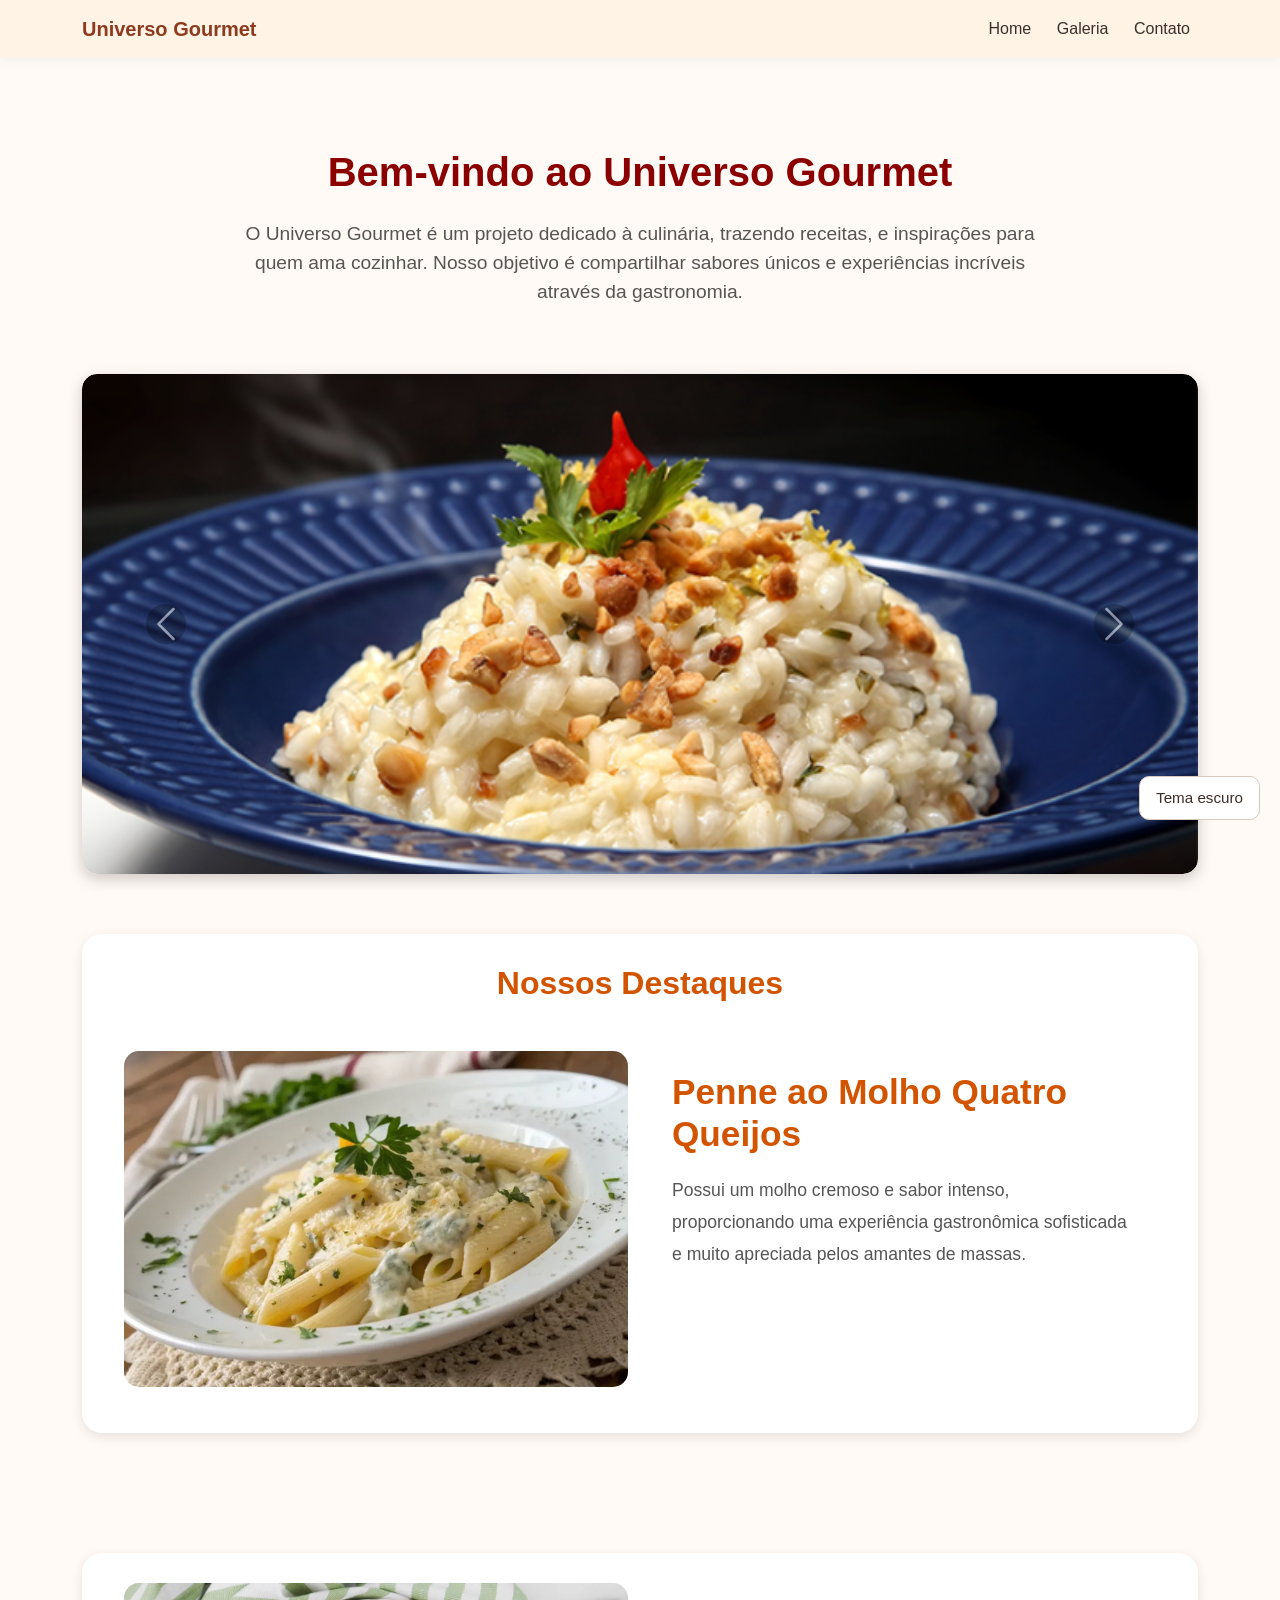
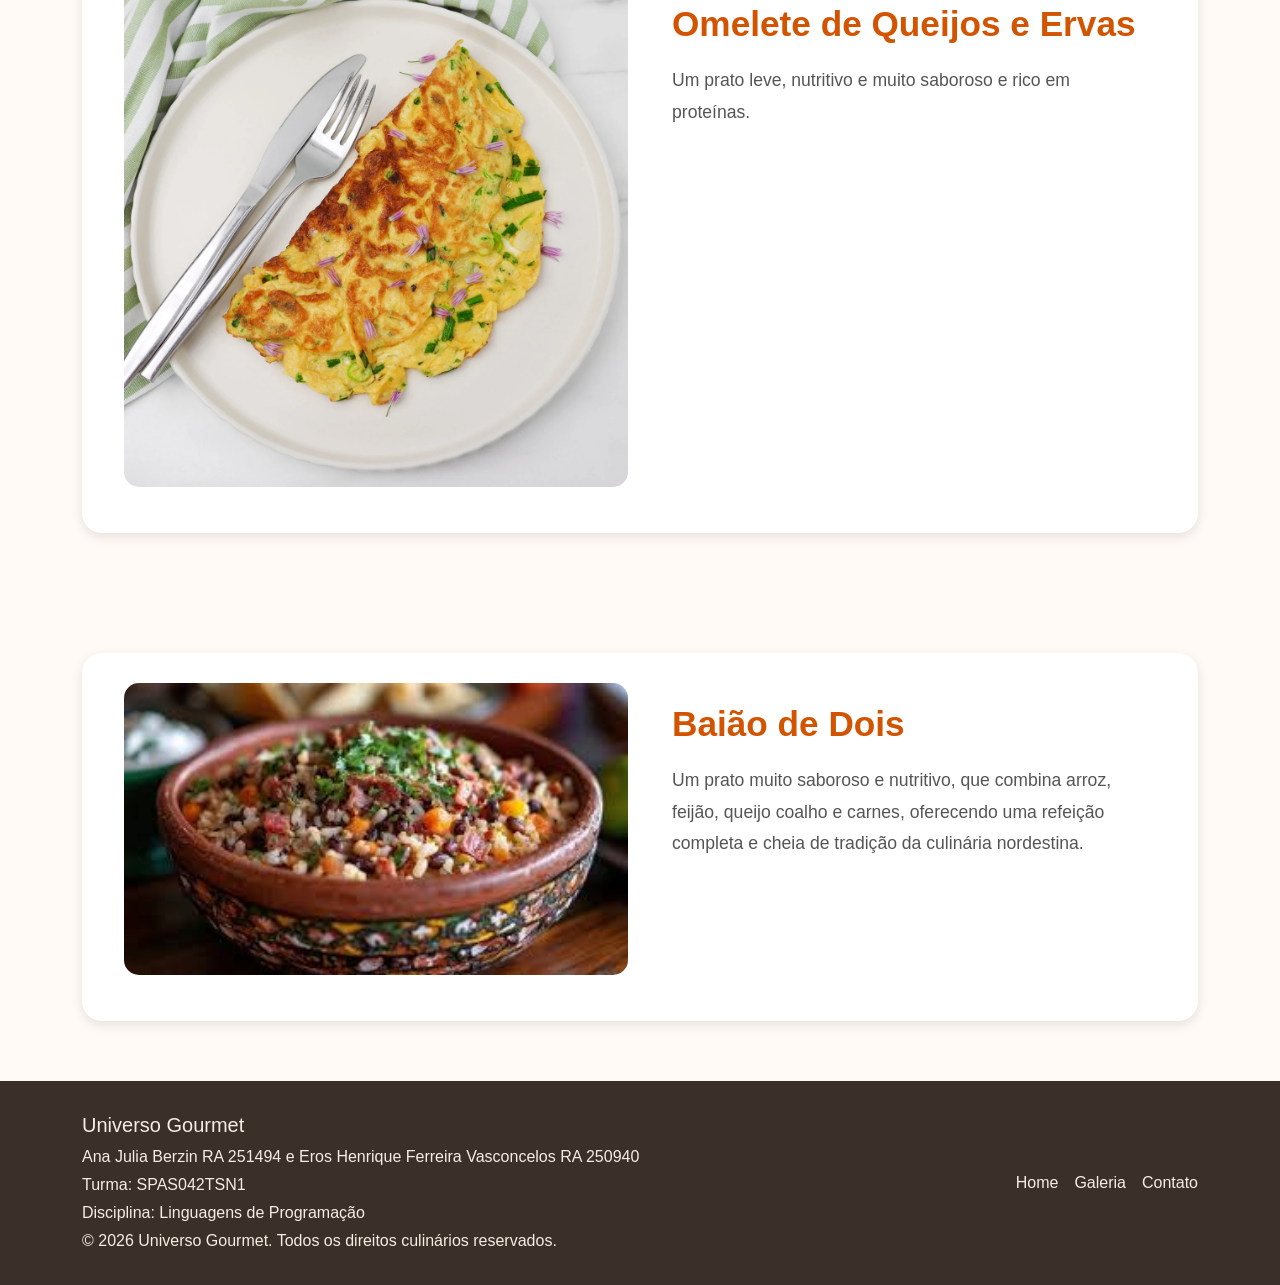
<file: index.html>
<!DOCTYPE html>
<!--
AF - Avaliacao Final - Linguagens de Programacao
Tema do Projeto: Universo Gourmet
Aluno 1: Ana Julia Berzin - RA: 251494
Aluno 2: Eros Henrique Ferreira Vasconcelos - RA: 250940
Professor: Abimael de Oliveira
Data de entrega: 07/06
-->
<html lang="pt-BR">
<head>
    <meta charset="UTF-8">
    <meta name="viewport" content="width=device-width, initial-scale=1.0">
    <title>Universo Gourmet | Home</title>
    <link href="https://cdn.jsdelivr.net/npm/bootstrap@5.3.3/dist/css/bootstrap.min.css" rel="stylesheet">
    <link rel="stylesheet" href="css/style.css">
</head>
<body>
    <header>
        <nav class="navbar navbar-expand-lg navbar-light fixed-top barra-navegacao">
            <div class="container">
                <a class="navbar-brand" href="index.html">Universo Gourmet</a>
                <button class="navbar-toggler" type="button" data-bs-toggle="collapse" data-bs-target="#menuPrincipal" aria-controls="menuPrincipal" aria-expanded="false" aria-label="Abrir menu de navegação">
                    <span class="navbar-toggler-icon"></span>
                </button>
                <div class="collapse navbar-collapse" id="menuPrincipal">
                    <ul class="navbar-nav ms-auto mb-2 mb-lg-0 lista-navegacao">
                        <li class="nav-item">
                            <a class="nav-link active" aria-current="page" href="index.html">Home</a>
                        </li>
                        <li class="nav-item">
                            <a class="nav-link" href="galeria.html">Galeria</a>
                        </li>
                        <li class="nav-item">
                            <a class="nav-link" href="contato.html">Contato</a>
                        </li>
                    </ul>
                </div>
            </div>
        </nav>
    </header>

    <main class="conteudo-principal container">

        <!-- APRESENTAÇÃO -->
        <section class="apresentacao py-5" id="apresentacao">
            <div class="container text-center">

                <h2 class="mb-4">Bem-vindo ao Universo Gourmet</h2>

                <article>
                    <p class="lead">
                        O Universo Gourmet é um projeto dedicado à culinária, trazendo receitas,
                        e inspirações para quem ama cozinhar.
                        Nosso objetivo é compartilhar sabores únicos e experiências incríveis
                        através da gastronomia.
                    </p>
                </article>

            </div>
        </section>
         
        <section aria-label="Destaques em banner"></section>
        <div id="carouselExampleInterval" class="carousel slide" data-bs-ride="carousel" data-bs-pause="none">
            <div class="carousel-inner">
                <div class="carousel-item active" data-bs-interval="1000">
                    <img src="./img/carbonara1.png" class="d-block w-100" alt="Banner 1">
                </div>
                <div class="carousel-item" data-bs-interval="1000">
                    <img src="./img/risoto1.png" class="d-block w-100" alt="Banner 2">
                </div>
                <div class="carousel-item" data-bs-interval="1000">
                    <img src="./img/strogo1.png" class="d-block w-100" alt="Banner 3">
                </div>
                <div class="carousel-item" data-bs-interval="1000">
                    <img src="./img/feijoada1.png" class="d-block w-100" alt="Banner 4">
                </div>
                <div class="carousel-item" data-bs-interval="1000">
                    <img src="./img/salada.png" class="d-block w-100" alt="Banner 5">
                </div>
            </div>
            <button class="carousel-control-prev" data-bs-target="#carouselExampleInterval" type="button"
                data-bs-slide="prev" aria-label="Voltar banner">
                <span class="carousel-control-prev-icon" aria-hidden="true"></span>
                <span class="visually-hidden">Anterior</span>
            </button>
            <button class="carousel-control-next" data-bs-target="#carouselExampleInterval" type="button"
                data-bs-slide="next" aria-label="Avançar banner"> 
                <span class="carousel-control-next-icon" aria-hidden="true"></span>
                <span class="visually-hidden">Próximo</span>
            </button>
        </div>
        </section>

        <section class="section-banner-home" aria-label="Chamada principal">
            <div class="container-fluid">
                <h2 class="text-center mb-5">Nossos Destaques</h2>
                <div class="row m-0">
                    <div class="col-12 col-md-6">
                        <figure>
                            <img src="./img/penne.png" alt="Banner: Penne ao Molho Quatro Queijos" loading="lazy">
                        </figure>

                    </div>
                    <div class="col-12 col-md-6">
                        <section class="texto-banner d-none d-md-block" aria-label="Mensagem principal">
                            <h1>Penne ao Molho Quatro Queijos</h1>
                            <p class="d-none d-md-block">
                                Possui um molho cremoso e sabor intenso, proporcionando uma experiência gastronômica sofisticada e muito apreciada pelos amantes de massas. 
                            </p>
                        </section>
                    </div>
                </div>
            </div>
        </section>
        <section class="section-banner-home" aria-label="Chamada principal">
            <div class="container-fluid">
                <div class="row m-0">
                    <div class="col-12 col-md-6">
                        <figure>
                            <img src="./img/omelete.png" alt="Banner: Omelete de Queijos e Ervas" loading="lazy">
                        </figure>

                    </div>
                    <div class="col-12 col-md-6">
                        <section class="texto-banner d-none d-md-block" aria-label="Mensagem principal">
                            <h1>Omelete de Queijos e Ervas</h1>
                            <p class="d-none d-md-block">
                                Um prato leve, nutritivo e muito saboroso  e rico em proteínas.
                            </p>
                        </section>
                    </div>
                </div>
            </div>
        </section>
        
        <section class="section-banner-home" aria-label="Chamada principal">
            <div class="container-fluid">
                <div class="row m-0">
                    <div class="col-12 col-md-6">
                        <figure>
                            <img src="./img/baiao.png" alt="Banner: baião de dois" loading="lazy">
                        </figure>

                    </div>
                    <div class="col-12 col-md-6">
                        <section class="texto-banner d-none d-md-block" aria-label="Mensagem principal">
                            <h1>Baião de Dois</h1>
                            <p class="d-none d-md-block">
                                Um prato muito saboroso e nutritivo, que combina arroz, feijão, queijo coalho e carnes, oferecendo uma refeição completa e cheia de tradição da culinária nordestina.
                            </p>
                        </section>
                    </div>
                </div>
            </div>
        </section>
        
    </main>

    <footer>
        <div class="container footer-conteudo">
            <div class="d-flex flex-column gap-1">
                <h5 class="mb-1">Universo Gourmet</h5>
                <p class="mb-0">Ana Julia Berzin RA 251494 e Eros Henrique Ferreira Vasconcelos RA 250940</p>
                <p class="mb-0">Turma: SPAS042TSN1</p>
                <p class="mb-0">Disciplina: Linguagens de Programação</p>
                <p class="mb-0">© 2026 Universo Gourmet. Todos os direitos culinários reservados.</p>
            </div>
            <nav class="d-flex flex-wrap gap-3 links-rodape" aria-label="Navegação do rodapé">
                <a class="footer-link" href="index.html">Home</a>
                <a class="footer-link" href="galeria.html">Galeria</a>
                <a class="footer-link" href="contato.html">Contato</a>
            </nav>
        </div>
    </footer>

    <script src="https://cdn.jsdelivr.net/npm/bootstrap@5.3.3/dist/js/bootstrap.bundle.min.js"></script>
    <script src="./js/script.js"></script>
</body>
</html>
</file>
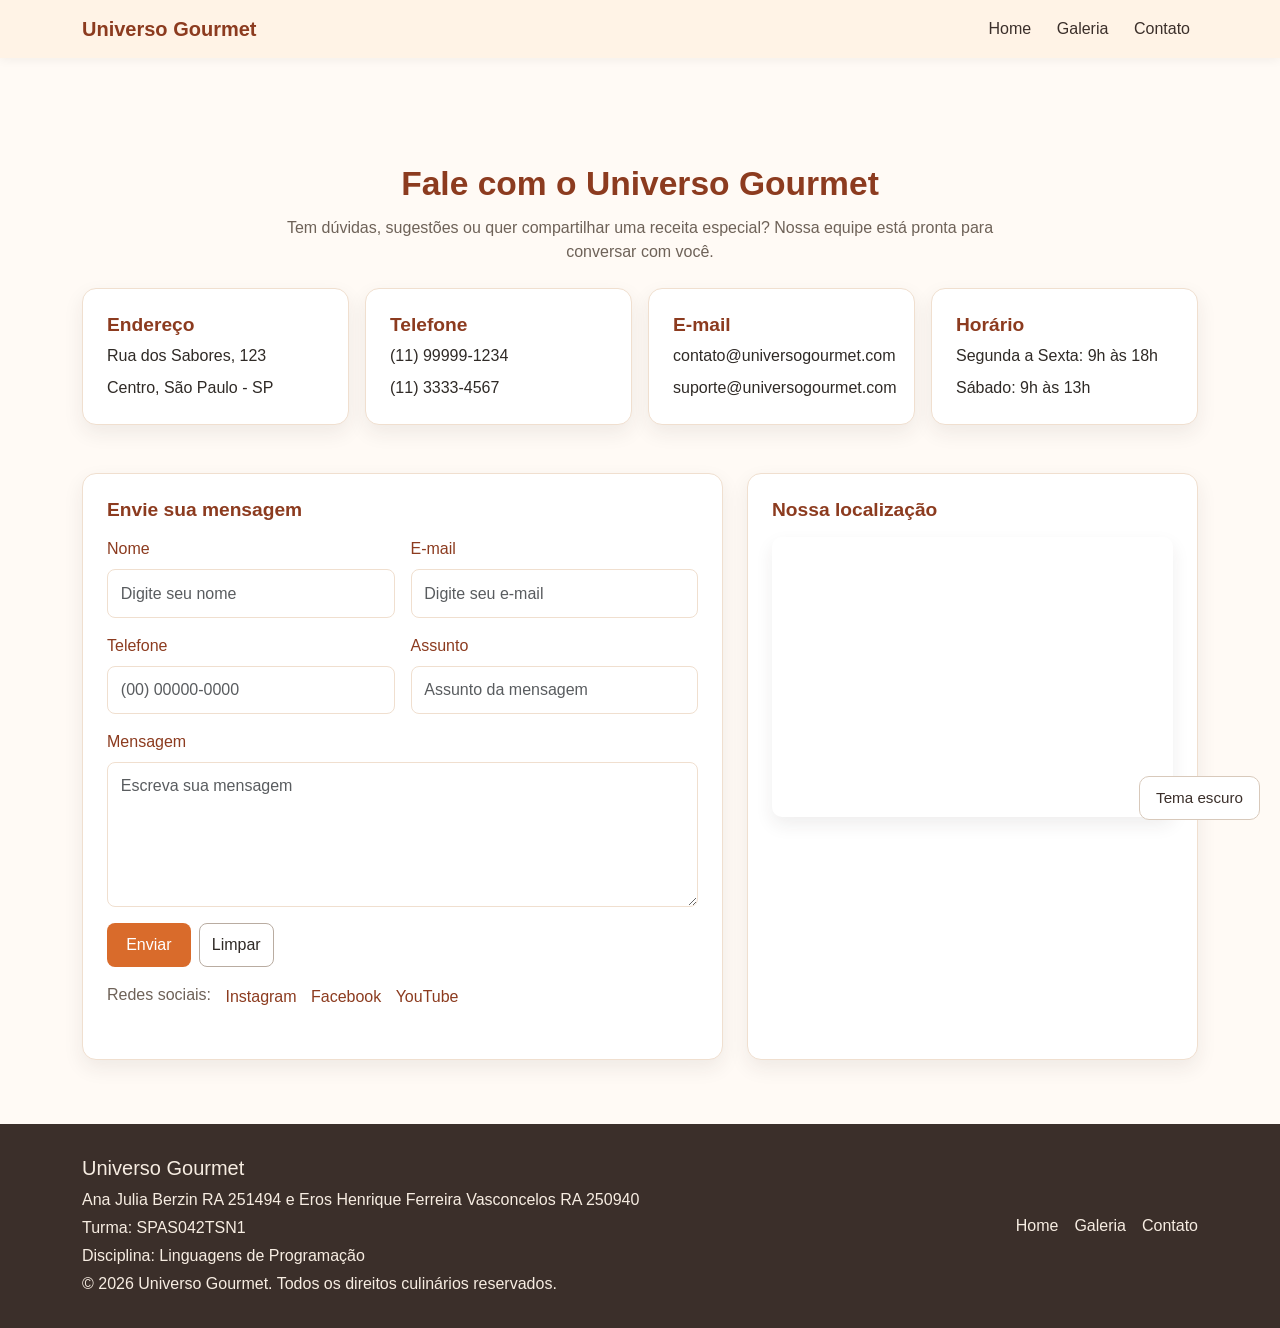
<file: contato.html>
<!DOCTYPE html>
<!--
AF - Avaliacao Final - Linguagens de Programacao
Tema do Projeto: Universo Gourmet
Aluno 1: Ana Julia Berzin - RA: 251494
Aluno 2: Eros Henrique Ferreira Vasconcelos - RA: 250940
Professor: Abimael de Oliveira
Data de entrega: 07/06
-->
<html lang="pt-BR">
<head>
    <meta charset="UTF-8">
    <meta name="viewport" content="width=device-width, initial-scale=1.0">
    <title>Universo Gourmet | Contato</title>
    <link href="https://cdn.jsdelivr.net/npm/bootstrap@5.3.3/dist/css/bootstrap.min.css" rel="stylesheet">
    <link rel="stylesheet" href="./css/style.css">
</head>
<body>
    <header>
        <nav class="navbar navbar-expand-lg navbar-light fixed-top barra-navegacao">
            <div class="container">
                <a class="navbar-brand" href="index.html">Universo Gourmet</a>
                <button class="navbar-toggler" type="button" data-bs-toggle="collapse" data-bs-target="#menuPrincipal" aria-controls="menuPrincipal" aria-expanded="false" aria-label="Abrir menu de navegação">
                    <span class="navbar-toggler-icon"></span>
                </button>
                <div class="collapse navbar-collapse" id="menuPrincipal">
                    <ul class="navbar-nav ms-auto mb-2 mb-lg-0 lista-navegacao">
                        <li class="nav-item">
                            <a class="nav-link" href="index.html">Home</a>
                        </li>
                        <li class="nav-item">
                            <a class="nav-link" href="galeria.html">Galeria</a>
                        </li>
                        <li class="nav-item">
                            <a class="nav-link active" aria-current="page" href="contato.html">Contato</a>
                        </li>
                    </ul>
                </div>
            </div>
        </nav>
    </header>

    <main class="conteudo-principal container">
        <section class="secao-padrao contato-secao">
            <div class="row justify-content-center text-center mb-4">
                <div class="col-12 col-lg-9">
                    <h1 class="titulo-secao">Fale com o Universo Gourmet</h1>
                    <p class="texto-secao mb-0">Tem dúvidas, sugestões ou quer compartilhar uma receita especial? Nossa equipe está pronta para conversar com você.</p>
                </div>
            </div>

            <div class="row g-3 mb-5">
                <div class="col-12 col-md-6 col-lg-3 d-flex">
                    <article class="card-contato w-100 d-flex flex-column gap-2">
                        <h3 class="card-titulo mb-0">Endereço</h3>
                        <p class="mb-0">Rua dos Sabores, 123</p>
                        <p class="mb-0">Centro, São Paulo - SP</p>
                    </article>
                </div>
                <div class="col-12 col-md-6 col-lg-3 d-flex">
                    <article class="card-contato w-100 d-flex flex-column gap-2">
                        <h3 class="card-titulo mb-0">Telefone</h3>
                        <p class="mb-0">(11) 99999-1234</p>
                        <p class="mb-0">(11) 3333-4567</p>
                    </article>
                </div>
                <div class="col-12 col-md-6 col-lg-3 d-flex">
                    <article class="card-contato w-100 d-flex flex-column gap-2">
                        <h3 class="card-titulo mb-0">E-mail</h3>
                        <p class="mb-0">contato@universogourmet.com</p>
                        <p class="mb-0">suporte@universogourmet.com</p>
                    </article>
                </div>
                <div class="col-12 col-md-6 col-lg-3 d-flex">
                    <article class="card-contato w-100 d-flex flex-column gap-2">
                        <h3 class="card-titulo mb-0">Horário</h3>
                        <p class="mb-0">Segunda a Sexta: 9h às 18h</p>
                        <p class="mb-0">Sábado: 9h às 13h</p>
                    </article>
                </div>
            </div>

            <div class="row g-4 align-items-stretch">
                <div class="col-12 col-lg-7 d-flex">
                    <section class="card-contato w-100" aria-labelledby="titulo-formulario-contato">
                        <h2 id="titulo-formulario-contato" class="card-titulo mb-3">Envie sua mensagem</h2>
                        <form class="d-flex flex-column gap-3">
                            <div class="row g-3">
                                <div class="col-12 col-md-6">
                                    <label for="nome" class="form-label">Nome</label>
                                    <input type="text" class="form-control" id="nome" name="nome" placeholder="Digite seu nome" required>
                                </div>
                                <div class="col-12 col-md-6">
                                    <label for="email" class="form-label">E-mail</label>
                                    <input type="email" class="form-control" id="email" name="email" placeholder="Digite seu e-mail" required>
                                </div>
                            </div>

                            <div class="row g-3">
                                <div class="col-12 col-md-6">
                                    <label for="telefone" class="form-label">Telefone</label>
                                    <input type="tel" class="form-control" id="telefone" name="telefone" placeholder="(00) 00000-0000" pattern="^\(?\d{2}\)?\s?\d{4,5}-?\d{4}$" title="Digite um telefone valido, exemplo: (11) 99999-1234" inputmode="tel" required>
                                </div>
                                <div class="col-12 col-md-6">
                                    <label for="assunto" class="form-label">Assunto</label>
                                    <input type="text" class="form-control" id="assunto" name="assunto" placeholder="Assunto da mensagem" required>
                                </div>
                            </div>

                            <div>
                                <label for="mensagem" class="form-label">Mensagem</label>
                                <textarea class="form-control" id="mensagem" name="mensagem" rows="5" placeholder="Escreva sua mensagem" required></textarea>
                            </div>

                            <div class="d-flex flex-wrap gap-2 justify-content-start">
                                <button type="submit" class="btn btn-gourmet">Enviar</button>
                                <button type="reset" class="btn btn-outline-secondary">Limpar</button>
                            </div>

                            <div class="redes-sociais-contato" aria-label="Redes sociais do Universo Gourmet">
                                <p class="mb-1">Redes sociais:</p>
                                <a href="#" class="link-rede-social" aria-label="Instagram do Universo Gourmet">Instagram</a>
                                <a href="#" class="link-rede-social" aria-label="Facebook do Universo Gourmet">Facebook</a>
                                <a href="#" class="link-rede-social" aria-label="YouTube do Universo Gourmet">YouTube</a>
                            </div>
                        </form>
                    </section>
                </div>

                <div class="col-12 col-lg-5 d-flex">
                    <section class="card-contato w-100" aria-labelledby="titulo-mapa">
                        <h2 id="titulo-mapa" class="card-titulo mb-3">Nossa localização</h2>
                        <iframe
                            class="mapa-contato"
                            src="https://www.google.com/maps?q=São%20Paulo&output=embed"
                            title="Mapa com localização do Universo Gourmet"
                            loading="lazy"
                            referrerpolicy="no-referrer-when-downgrade">
                        </iframe>
                    </section>
                </div>
            </div>
        </section>
    </main>

    <footer>
        <div class="container footer-conteudo">
            <div class="d-flex flex-column gap-1">
                <h5 class="mb-1">Universo Gourmet</h5>
                <p class="mb-0">Ana Julia Berzin RA 251494 e Eros Henrique Ferreira Vasconcelos RA 250940</p>
                <p class="mb-0">Turma: SPAS042TSN1</p>
                <p class="mb-0">Disciplina: Linguagens de Programação</p>
                <p class="mb-0">© 2026 Universo Gourmet. Todos os direitos culinários reservados.</p>
            </div>
            <nav class="d-flex flex-wrap gap-3 links-rodape" aria-label="Navegação do rodapé">
                <a class="footer-link" href="index.html">Home</a>
                <a class="footer-link" href="galeria.html">Galeria</a>
                <a class="footer-link" href="contato.html">Contato</a>
            </nav>
        </div>
    </footer>

    <script src="https://cdn.jsdelivr.net/npm/bootstrap@5.3.3/dist/js/bootstrap.bundle.min.js"></script>
    <script src="./js/script.js"></script>
</body>
</html>
</file>
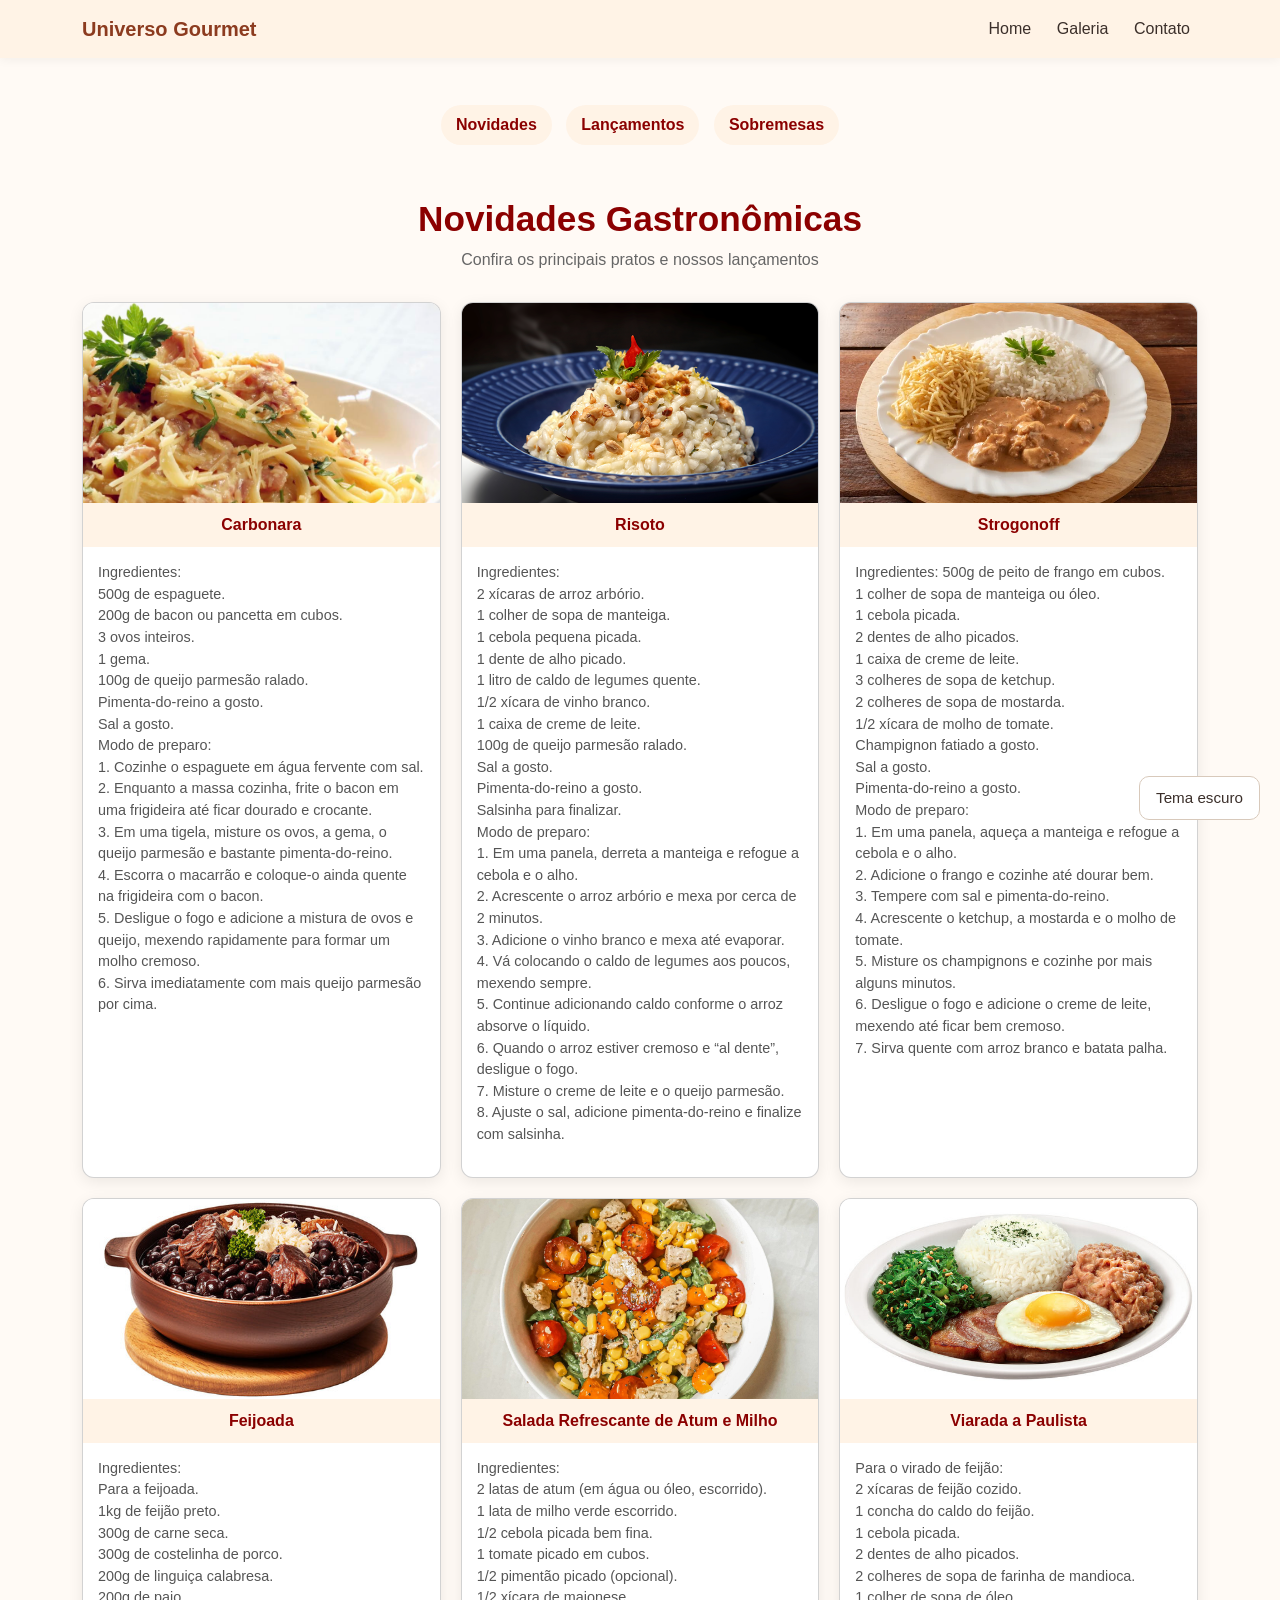
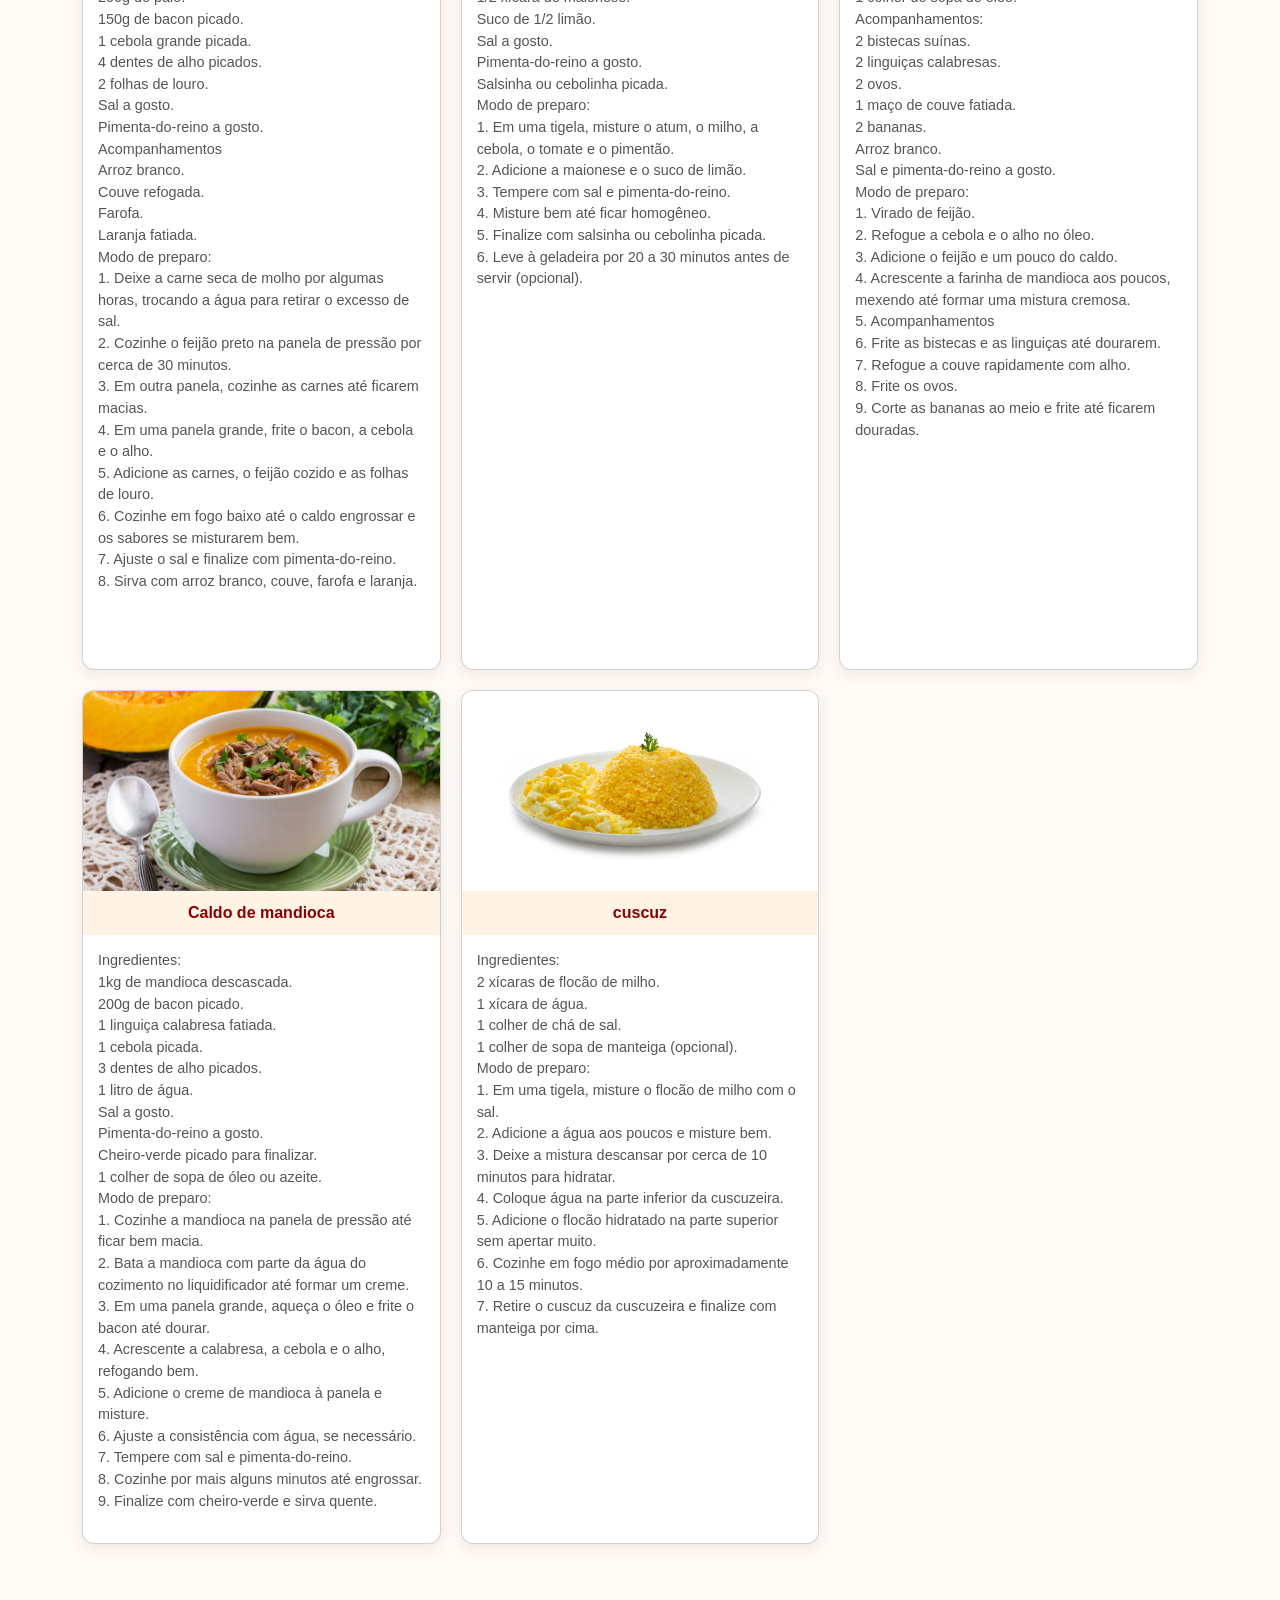
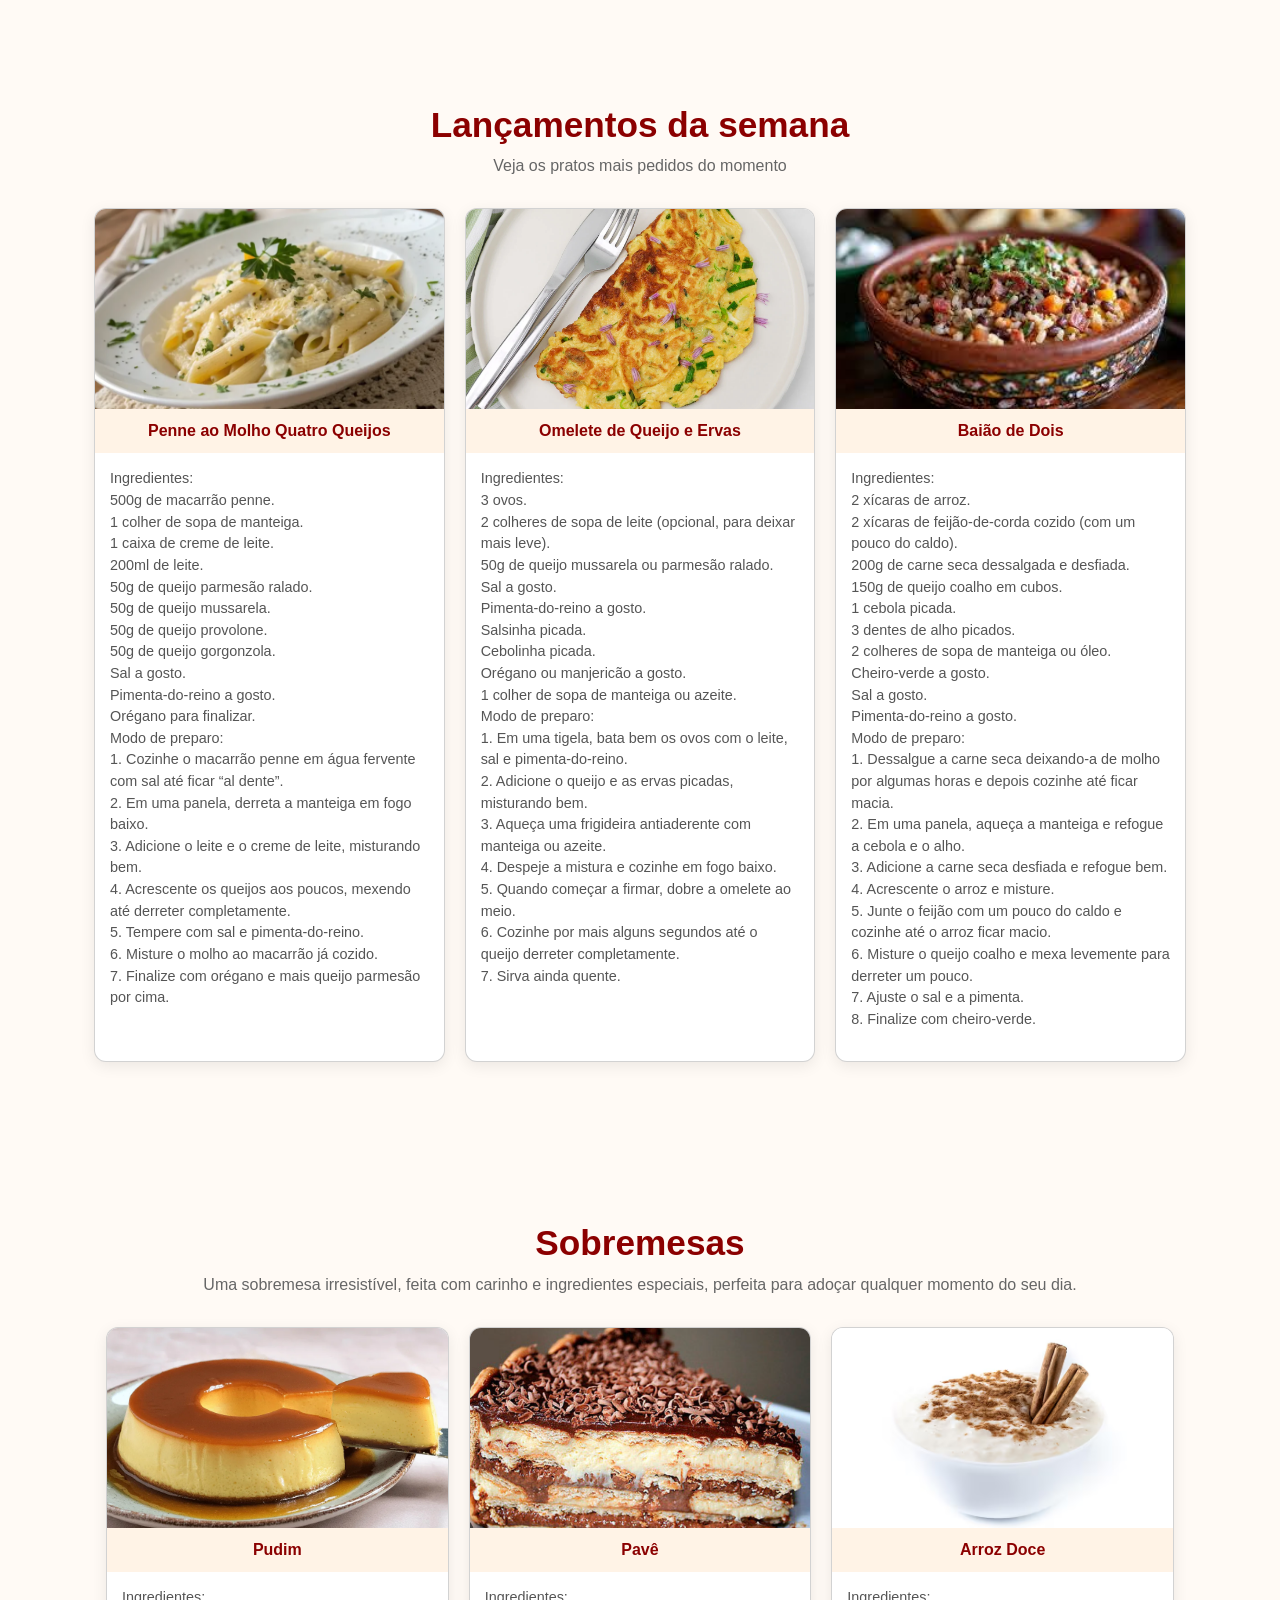
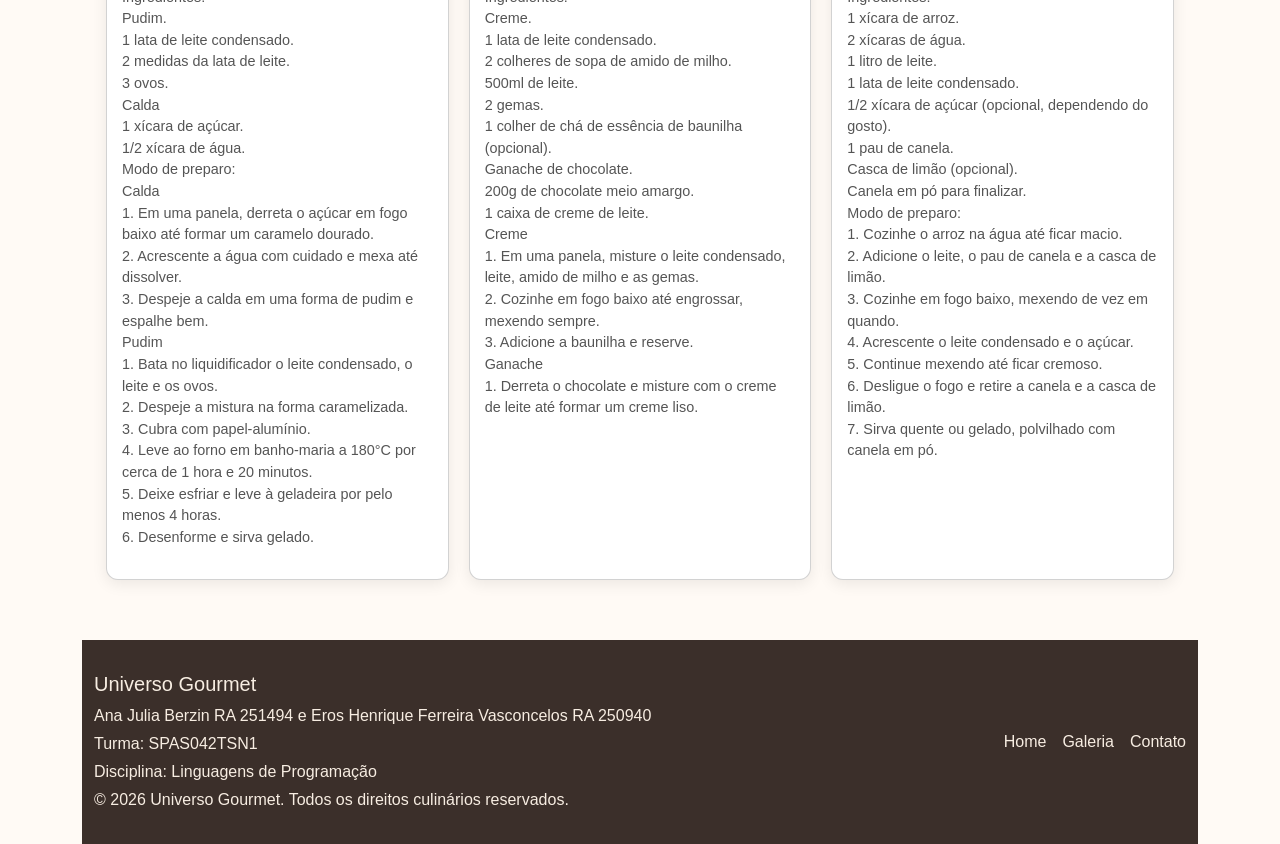
<file: galeria.html>
<!DOCTYPE html>
<!--
AF - Avaliacao Final - Linguagens de Programacao
Tema do Projeto: Universo Gourmet
Aluno 1: Ana Julia Berzin - RA: 251494
Aluno 2: Eros Henrique Ferreira Vasconcelos - RA: 250940
Professor: Abimael de Oliveira
Data de entrega: 07/06
-->
<html lang="pt-BR">

<head>
    <meta charset="UTF-8">
    <meta name="viewport" content="width=device-width, initial-scale=1.0">
    <title>Universo Gourmet | Galeria</title>
    <link href="https://cdn.jsdelivr.net/npm/bootstrap@5.3.3/dist/css/bootstrap.min.css" rel="stylesheet">
    <link rel="stylesheet" href="css/style.css">
</head>

<body>
    <header>
        <nav class="navbar navbar-expand-lg navbar-light fixed-top barra-navegacao">
            <div class="container">
                <a class="navbar-brand" href="index.html">Universo Gourmet</a>
                <button class="navbar-toggler" type="button" data-bs-toggle="collapse" data-bs-target="#menuPrincipal"
                    aria-controls="menuPrincipal" aria-expanded="false" aria-label="Abrir menu de navegação">
                    <span class="navbar-toggler-icon"></span>
                </button>
                <div class="collapse navbar-collapse" id="menuPrincipal">
                    <ul class="navbar-nav ms-auto mb-2 mb-lg-0 lista-navegacao">
                        <li class="nav-item">
                            <a class="nav-link" href="index.html">Home</a>
                        </li>
                        <li class="nav-item">
                            <a class="nav-link active" aria-current="page" href="galeria.html">Galeria</a>
                        </li>
                        <li class="nav-item">
                            <a class="nav-link" href="contato.html">Contato</a>
                        </li>
                    </ul>
                </div>
            </div>
        </nav>
    </header>

    <main class="conteudo-principal container">

        
        <section class="text-center mb-5">
            <span class="categoria">Novidades</span> 
            <span class="categoria">Lançamentos</span>
            <span class="categoria">Sobremesas</span>
        </section>


        <section class="secao" id="novidades"> 
            <div class="secao-titulo">
                <h2>Novidades Gastronômicas</h2>
                <p>
                    Confira os principais pratos e nossos lançamentos
                </p>
            </div>

            <div class="cards">
                <!--Inicio Card 1 -->
                <article class="card">
                    <figure>
                        <img src="./img/carbonara1.png" alt="Pizza">
                        <figcaption>Carbonara</figcaption>
                    </figure>
                    <p>
                        Ingredientes: <br>
                        500g de espaguete. <br>
                        200g de bacon ou pancetta em cubos. <br>
                        3 ovos inteiros. <br>
                        1 gema. <br>
                        100g de queijo parmesão ralado. <br>
                        Pimenta-do-reino a gosto. <br>
                        Sal a gosto. <br>
                        Modo de preparo: <br>
                        1. Cozinhe o espaguete em água fervente com sal. <br>
                        2. Enquanto a massa cozinha, frite o bacon em uma frigideira até ficar dourado e crocante. <br>
                        3. Em uma tigela, misture os ovos, a gema, o queijo parmesão e bastante pimenta-do-reino. <br>
                        4. Escorra o macarrão e coloque-o ainda quente na frigideira com o bacon. <br>
                        5. Desligue o fogo e adicione a mistura de ovos e queijo, mexendo rapidamente para formar um molho
                        cremoso. <br>
                        6. Sirva imediatamente com mais queijo parmesão por cima.
                    </p>


                </article>
    
                <article class="card">
                    <figure>
                        <img src="./img/risoto1.png" alt="Risoto">
                        <figcaption>Risoto</figcaption>
                    </figure>
                    <p>
                        Ingredientes: <br>
                        2 xícaras de arroz arbório. <br>
                        1 colher de sopa de manteiga. <br>
                        1 cebola pequena picada. <br>
                        1 dente de alho picado. <br>
                        1 litro de caldo de legumes quente. <br>
                        1/2 xícara de vinho branco. <br>
                        1 caixa de creme de leite. <br>
                        100g de queijo parmesão ralado. <br>
                        Sal a gosto. <br>
                        Pimenta-do-reino a gosto. <br>
                        Salsinha para finalizar. <br>
                        Modo de preparo: <br>
                        1. Em uma panela, derreta a manteiga e refogue a cebola e o alho. <br>
                        2. Acrescente o arroz arbório e mexa por cerca de 2 minutos. <br>
                        3. Adicione o vinho branco e mexa até evaporar. <br>
                        4. Vá colocando o caldo de legumes aos poucos, mexendo sempre. <br>
                        5. Continue adicionando caldo conforme o arroz absorve o líquido. <br>
                        6. Quando o arroz estiver cremoso e “al dente”, desligue o fogo. <br>
                        7. Misture o creme de leite e o queijo parmesão. <br>
                        8. Ajuste o sal, adicione pimenta-do-reino e finalize com salsinha.
                    </p>

                </article>
                
                <article class="card">
                    <figure>
                        <img src="./img/strogo1.png" alt="Strogonoff">
                        <figcaption>Strogonoff</figcaption>
                    </figure>
                    <p>
                        Ingredientes:
                        500g de peito de frango em cubos. <br>
                        1 colher de sopa de manteiga ou óleo. <br>
                        1 cebola picada. <br>
                        2 dentes de alho picados. <br>
                        1 caixa de creme de leite. <br>
                        3 colheres de sopa de ketchup. <br>
                        2 colheres de sopa de mostarda. <br>
                        1/2 xícara de molho de tomate. <br>
                        Champignon fatiado a gosto. <br>
                        Sal a gosto. <br>
                        Pimenta-do-reino a gosto. <br>
                        Modo de preparo: <br>
                        1. Em uma panela, aqueça a manteiga e refogue a cebola e o alho. <br>
                        2. Adicione o frango e cozinhe até dourar bem. <br>
                        3. Tempere com sal e pimenta-do-reino. <br>
                        4. Acrescente o ketchup, a mostarda e o molho de tomate. <br>
                        5. Misture os champignons e cozinhe por mais alguns minutos. <br>
                        6. Desligue o fogo e adicione o creme de leite, mexendo até ficar bem cremoso. <br>
                        7. Sirva quente com arroz branco e batata palha.
                    </p>

                </article>
                <article class="card">
                    <figure>
                        <img src="./img/feijoada1.png" alt="feijoada">
                        <figcaption>Feijoada</figcaption>
                    </figure>
                    <p>
                        Ingredientes: <br>
                        Para a feijoada. <br>
                        1kg de feijão preto. <br>
                        300g de carne seca. <br>
                        300g de costelinha de porco. <br>
                        200g de linguiça calabresa. <br>
                        200g de paio. <br>
                        150g de bacon picado. <br>
                        1 cebola grande picada. <br>
                        4 dentes de alho picados. <br>
                        2 folhas de louro. <br>
                        Sal a gosto. <br>
                        Pimenta-do-reino a gosto. <br>
                        Acompanhamentos <br>
                        Arroz branco. <br>
                        Couve refogada. <br>
                        Farofa. <br>
                        Laranja fatiada. <br>
                        Modo de preparo: <br>
                        1. Deixe a carne seca de molho por algumas horas, trocando a água para retirar o excesso de sal. <br>
                        2. Cozinhe o feijão preto na panela de pressão por cerca de 30 minutos. <br>
                        3. Em outra panela, cozinhe as carnes até ficarem macias. <br>
                        4. Em uma panela grande, frite o bacon, a cebola e o alho. <br>
                        5. Adicione as carnes, o feijão cozido e as folhas de louro. <br>
                        6. Cozinhe em fogo baixo até o caldo engrossar e os sabores se misturarem bem. <br>
                        7. Ajuste o sal e finalize com pimenta-do-reino. <br>
                        8. Sirva com arroz branco, couve, farofa e laranja. 
                    </p>
                    </p>

                </article>
                <article class="card">
                    <figure>
                        <img src="./img/salada.png" alt="Salada Refrescante">
                        <figcaption>Salada Refrescante de Atum e Milho</figcaption>
                    </figure>
                    <p>
                        Ingredientes: <br>
                        2 latas de atum (em água ou óleo, escorrido). <br>
                        1 lata de milho verde escorrido. <br>
                        1/2 cebola picada bem fina. <br>
                        1 tomate picado em cubos. <br>
                        1/2 pimentão picado (opcional). <br>
                        1/2 xícara de maionese. <br>
                        Suco de 1/2 limão. <br>
                        Sal a gosto. <br>
                        Pimenta-do-reino a gosto. <br>
                        Salsinha ou cebolinha picada. <br>
                        Modo de preparo: <br>
                        1. Em uma tigela, misture o atum, o milho, a cebola, o tomate e o pimentão. <br>
                        2. Adicione a maionese e o suco de limão. <br>
                        3. Tempere com sal e pimenta-do-reino. <br>
                        4. Misture bem até ficar homogêneo. <br>
                        5. Finalize com salsinha ou cebolinha picada. <br>
                        6. Leve à geladeira por 20 a 30 minutos antes de servir (opcional).
                    </p>

                </article>
                
                <article class="card">
                    <figure>
                        <img src="./img/viara.png" alt="Virada a Paulista">
                        <figcaption>Viarada a Paulista</figcaption>
                    </figure>
                    <p>
                        Para o virado de feijão: <br>
                        2 xícaras de feijão cozido. <br>
                        1 concha do caldo do feijão. <br>
                        1 cebola picada. <br>
                        2 dentes de alho picados. <br>
                        2 colheres de sopa de farinha de mandioca. <br>
                        1 colher de sopa de óleo. <br>
                        Acompanhamentos: <br>
                        2 bistecas suínas. <br>
                        2 linguiças calabresas. <br>
                        2 ovos. <br>
                        1 maço de couve fatiada. <br>
                        2 bananas. <br>
                        Arroz branco. <br>
                        Sal e pimenta-do-reino a gosto. <br>
                        Modo de preparo: <br>
                        1. Virado de feijão. <br>
                        2. Refogue a cebola e o alho no óleo. <br>
                        3. Adicione o feijão e um pouco do caldo. <br>
                        4. Acrescente a farinha de mandioca aos poucos, mexendo até formar uma mistura cremosa. <br>
                        5. Acompanhamentos <br>
                        6. Frite as bistecas e as linguiças até dourarem. <br>
                        7. Refogue a couve rapidamente com alho. <br>
                        8. Frite os ovos. <br>
                        9. Corte as bananas ao meio e frite até ficarem douradas.
                    </p>

                </article>
                
                <article class="card">
                    <figure>
                        <img src="./img/caldo.png" alt="Caldo de mandioca">
                        <figcaption>Caldo de mandioca</figcaption>
                    </figure>
                    <p>
                        Ingredientes: <br>
                        1kg de mandioca descascada. <br>
                        200g de bacon picado. <br>
                        1 linguiça calabresa fatiada. <br>
                        1 cebola picada. <br>
                        3 dentes de alho picados. <br>
                        1 litro de água. <br>
                        Sal a gosto. <br>
                        Pimenta-do-reino a gosto. <br>
                        Cheiro-verde picado para finalizar. <br>
                        1 colher de sopa de óleo ou azeite. <br>
                        Modo de preparo: <br>
                        1. Cozinhe a mandioca na panela de pressão até ficar bem macia. <br>
                        2. Bata a mandioca com parte da água do cozimento no liquidificador até formar um creme. <br>
                        3. Em uma panela grande, aqueça o óleo e frite o bacon até dourar. <br>
                        4. Acrescente a calabresa, a cebola e o alho, refogando bem. <br>
                        5. Adicione o creme de mandioca à panela e misture. <br>
                        6. Ajuste a consistência com água, se necessário. <br>
                        7. Tempere com sal e pimenta-do-reino. <br>
                        8. Cozinhe por mais alguns minutos até engrossar. <br>
                        9. Finalize com cheiro-verde e sirva quente. <br>
                    </p>

                </article>
              
                <article class="card">
                    <figure>
                        <img src="./img/cuscuz.png" alt="Cuscuz Nordestino">
                        <figcaption>cuscuz</figcaption>
                    </figure>
                    <p>
                        Ingredientes: <br>
                        2 xícaras de flocão de milho. <br>
                        1 xícara de água. <br>
                        1 colher de chá de sal. <br>
                        1 colher de sopa de manteiga (opcional). <br>
                        Modo de preparo: <br>
                        1. Em uma tigela, misture o flocão de milho com o sal. <br>
                        2. Adicione a água aos poucos e misture bem. <br>
                        3. Deixe a mistura descansar por cerca de 10 minutos para hidratar. <br>
                        4. Coloque água na parte inferior da cuscuzeira. <br>
                        5. Adicione o flocão hidratado na parte superior sem apertar muito. <br>
                        6. Cozinhe em fogo médio por aproximadamente 10 a 15 minutos. <br>
                        7. Retire o cuscuz da cuscuzeira e finalize com manteiga por cima. 
                    </p>

                </article>
                
            </div>
        </section>

        <main class="conteudo-principal container">
            <section class="secao" id="lançamentos">
                <div class="secao-titulo">
                    <h2>Lançamentos da semana</h2>
                    <p>
                        Veja os pratos mais pedidos do momento
                    </p>
                </div>

                <div class="cards">
                   
                    <article class="card">
                        <figure>
                            <img src="./img/penne.png" alt="penne">
                            <figcaption>Penne ao Molho Quatro Queijos</figcaption>
                        </figure>
                        <p>
                            Ingredientes: <br>
                            500g de macarrão penne. <br>
                            1 colher de sopa de manteiga. <br>
                            1 caixa de creme de leite. <br>
                            200ml de leite. <br>
                            50g de queijo parmesão ralado. <br>
                            50g de queijo mussarela. <br>
                            50g de queijo provolone. <br>
                            50g de queijo gorgonzola. <br>
                            Sal a gosto. <br>
                            Pimenta-do-reino a gosto. <br>
                            Orégano para finalizar. <br>
                            Modo de preparo: <br>
                            1. Cozinhe o macarrão penne em água fervente com sal até ficar “al dente”. <br>
                            2. Em uma panela, derreta a manteiga em fogo baixo. <br>
                            3. Adicione o leite e o creme de leite, misturando bem. <br>
                            4. Acrescente os queijos aos poucos, mexendo até derreter completamente. <br>
                            5. Tempere com sal e pimenta-do-reino. <br>
                            6. Misture o molho ao macarrão já cozido. <br>
                            7. Finalize com orégano e mais queijo parmesão por cima. 
                        </p>

                    </article>
                
                    <article class="card">
                        <figure>
                            <img src="./img/omelete.png" alt="Omelete de Queijo e Ervas">
                            <figcaption>Omelete de Queijo e Ervas</figcaption>
                        </figure>
                        <p>
                            Ingredientes: <br>
                            3 ovos. <br>
                            2 colheres de sopa de leite (opcional, para deixar mais leve). <br>
                            50g de queijo mussarela ou parmesão ralado. <br>
                            Sal a gosto. <br>
                            Pimenta-do-reino a gosto. <br>
                            Salsinha picada. <br>
                            Cebolinha picada. <br>
                            Orégano ou manjericão a gosto. <br>
                            1 colher de sopa de manteiga ou azeite. <br>
                            Modo de preparo: <br>
                            1. Em uma tigela, bata bem os ovos com o leite, sal e pimenta-do-reino. <br>
                            2. Adicione o queijo e as ervas picadas, misturando bem. <br>
                            3. Aqueça uma frigideira antiaderente com manteiga ou azeite. <br>
                            4. Despeje a mistura e cozinhe em fogo baixo. <br>
                            5. Quando começar a firmar, dobre a omelete ao meio. <br>
                            6. Cozinhe por mais alguns segundos até o queijo derreter completamente. <br>
                            7. Sirva ainda quente.
                        </p>

                    </article>

                    <article class="card">
                        <figure>
                            <img src="./img/baiao.png" alt="Baião de Dois">
                            <figcaption>Baião de Dois</figcaption>
                        </figure>
                        <p>
                            Ingredientes: <br>
                            2 xícaras de arroz. <br>
                            2 xícaras de feijão-de-corda cozido (com um pouco do caldo). <br>
                            200g de carne seca dessalgada e desfiada.  <br>
                            150g de queijo coalho em cubos. <br>
                            1 cebola picada. <br>
                            3 dentes de alho picados. <br>
                            2 colheres de sopa de manteiga ou óleo. <br>
                            Cheiro-verde a gosto. <br>
                            Sal a gosto. <br>
                            Pimenta-do-reino a gosto. <br>
                            Modo de preparo: <br>
                            1. Dessalgue a carne seca deixando-a de molho por algumas horas e depois cozinhe até ficar
                            macia. <br>
                            2. Em uma panela, aqueça a manteiga e refogue a cebola e o alho. <br>
                            3. Adicione a carne seca desfiada e refogue bem. <br>
                            4. Acrescente o arroz e misture. <br>
                            5. Junte o feijão com um pouco do caldo e cozinhe até o arroz ficar macio. <br>
                            6. Misture o queijo coalho e mexa levemente para derreter um pouco. <br>
                            7. Ajuste o sal e a pimenta. <br>
                            8. Finalize com cheiro-verde.
                        </p>
                    </article>

                </div>
            </section>

            <main class="conteudo-principal container">
                <section class="secao" id="sobremesas">
                    <div class="secao-titulo">
                        <h2>Sobremesas</h2>
                        <p>
                            Uma sobremesa irresistível, feita com carinho e ingredientes especiais, perfeita para adoçar qualquer momento do seu dia.
                        </p>
                    </div>

                    <div class="cards">
                        <!--Inicio Card 1 -->
                        <article class="card">
                            <figure>
                                <img src="./img/pudim.png" alt="penne">
                                <figcaption>Pudim</figcaption>
                            </figure>
                            <p>
                                Ingredientes: <br>
                                Pudim. <br>
                                1 lata de leite condensado. <br>
                                2 medidas da lata de leite. <br>
                                3 ovos. <br>
                                Calda <br>
                                1 xícara de açúcar. <br>
                                1/2 xícara de água. <br>
                                Modo de preparo: <br>
                                Calda <br>
                                1. Em uma panela, derreta o açúcar em fogo baixo até formar um caramelo dourado. <br>
                                2. Acrescente a água com cuidado e mexa até dissolver. <br>
                                3. Despeje a calda em uma forma de pudim e espalhe bem. <br>
                                Pudim <br>
                                1. Bata no liquidificador o leite condensado, o leite e os ovos. <br>
                                2. Despeje a mistura na forma caramelizada. <br>
                                3. Cubra com papel-alumínio. <br>
                                4. Leve ao forno em banho-maria a 180°C por cerca de 1 hora e 20 minutos. <br>
                                5. Deixe esfriar e leve à geladeira por pelo menos 4 horas. <br>
                                6. Desenforme e sirva gelado.
                            </p>

                        </article>
                    
                        <article class="card">
                            <figure>
                                <img src="./img/pave.png" alt="Pavê">
                                <figcaption>Pavê</figcaption>
                            </figure>
                            <p>
                                Ingredientes: <br>
                                Creme. <br>
                                1 lata de leite condensado. <br>
                                2 colheres de sopa de amido de milho. <br>
                                500ml de leite. <br>
                                2 gemas. <br>
                                1 colher de chá de essência de baunilha (opcional). <br>
                                Ganache de chocolate. <br>
                                200g de chocolate meio amargo. <br>
                                1 caixa de creme de leite. <br>
                                Creme <br>
                                1. Em uma panela, misture o leite condensado, leite, amido de milho e as gemas. <br>
                                2. Cozinhe em fogo baixo até engrossar, mexendo sempre. <br>
                                3. Adicione a baunilha e reserve. <br>
                                Ganache <br>
                                1. Derreta o chocolate e misture com o creme de leite até formar um creme liso.
                            </p>

                        </article>
                        
                        <article class="card">
                            <figure>
                                <img src="./img/arroz.png" alt="Arroz Doce">
                                <figcaption>Arroz Doce</figcaption>
                            </figure>
                            <p>
                                Ingredientes: <br>
                                1 xícara de arroz. <br>
                                2 xícaras de água. <br>
                                1 litro de leite. <br>
                                1 lata de leite condensado. <br>
                                1/2 xícara de açúcar (opcional, dependendo do gosto). <br>
                                1 pau de canela. <br>
                                Casca de limão (opcional). <br>
                                Canela em pó para finalizar. <br>
                                Modo de preparo: <br>
                                1. Cozinhe o arroz na água até ficar macio. <br>
                                2. Adicione o leite, o pau de canela e a casca de limão. <br>
                                3. Cozinhe em fogo baixo, mexendo de vez em quando. <br>
                                4. Acrescente o leite condensado e o açúcar. <br>
                                5. Continue mexendo até ficar cremoso. <br>
                                6. Desligue o fogo e retire a canela e a casca de limão. <br>
                                7. Sirva quente ou gelado, polvilhado com canela em pó. 
                            </p>
                        </article>

                    </div>
                </section>


            </main>
        </main>

        <footer>
            <div class="container footer-conteudo">
                <div class="d-flex flex-column gap-1">
                    <h5 class="mb-1">Universo Gourmet</h5>
                    <p class="mb-0">Ana Julia Berzin RA 251494 e Eros Henrique Ferreira Vasconcelos RA 250940</p>
                    <p class="mb-0">Turma: SPAS042TSN1</p>
                    <p class="mb-0">Disciplina: Linguagens de Programação</p>
                    <p class="mb-0">© 2026 Universo Gourmet. Todos os direitos culinários reservados.</p>
                </div>
                <nav class="d-flex flex-wrap gap-3 links-rodape" aria-label="Navegação do rodapé">
                    <a class="footer-link" href="index.html">Home</a>
                    <a class="footer-link" href="galeria.html">Galeria</a>
                    <a class="footer-link" href="contato.html">Contato</a>
                </nav>
            </div>
        </footer>

        <script src="https://cdn.jsdelivr.net/npm/bootstrap@5.3.3/dist/js/bootstrap.bundle.min.js"></script>
        <script src="./js/script.js"></script>
</body>

</html>
</file>
<file: css/style.css>
/*
AF - Avaliacao Final - Linguagens de Programacao
Tema do Projeto: Universo Gourmet
Aluno 1: Ana Julia Berzin - RA: 251494
Aluno 2: Eros Henrique Ferreira Vasconcelos - RA: 250940
Professor: Abimael de Oliveira
Data de entrega: 07/06
*/

:root {
	--fonte-principal: "Poppins", sans-serif;

	--cor-primaria: #d96b2b;
	--cor-secundaria: #f2c98a;
	--cor-destaque: #8c3b1f;

	--cor-fundo: #fffaf5;
	--cor-texto: #2f2a26;
	--cor-texto-suave: #6e6258;

	--cor-navbar-fundo: #fff3e6;
	--cor-navbar-texto: #3b2f2a;

	--cor-botao-fundo: #d96b2b;
	--cor-botao-texto: #ffffff;
	--cor-botao-hover: #b8561f;

	--cor-card-fundo: #ffffff;
	--cor-card-borda: #f0dfcf;
	--cor-card-sombra: rgba(47, 42, 38, 0.08);
	--cor-sombra-navbar: rgba(0, 0, 0, 0.05);
	--cor-foco-botao: rgba(217, 107, 43, 0.25);
	--cor-foco-campo: rgba(217, 107, 43, 0.2);
	--cor-botao-secundario-borda: #b9aca1;
	--cor-botao-secundario-hover: #efe2d6;

	--cor-footer-fundo: #3b2f2a;
	--cor-footer-texto: #f7ede2;

	--cor-botao-tema-fundo: #ffffff;
	--cor-botao-tema-texto: #3b2f2a;
	--cor-botao-tema-borda: #d8c9bb;
	--cor-botao-tema-hover: #f5e9de;
}

body[data-tema="escuro"] {
	--cor-primaria: #e6854c;
	--cor-secundaria: #4a3428;
	--cor-destaque: #ffd2b2;

	--cor-fundo: #1f1b18;
	--cor-texto: #f8efe4;
	--cor-texto-suave: #d6c5b7;

	--cor-navbar-fundo: #2a231f;
	--cor-navbar-texto: #f8efe4;

	--cor-botao-fundo: #e6854c;
	--cor-botao-texto: #1f1b18;
	--cor-botao-hover: #f39a63;

	--cor-card-fundo: #2d2621;
	--cor-card-borda: #4f433a;
	--cor-card-sombra: rgba(0, 0, 0, 0.35);
	--cor-sombra-navbar: rgba(0, 0, 0, 0.35);
	--cor-foco-botao: rgba(230, 133, 76, 0.3);
	--cor-foco-campo: rgba(230, 133, 76, 0.25);
	--cor-botao-secundario-borda: #8e7d70;
	--cor-botao-secundario-hover: #3a322c;

	--cor-footer-fundo: #1a1613;
	--cor-footer-texto: #f8efe4;

	--cor-botao-tema-fundo: #2d2621;
	--cor-botao-tema-texto: #f8efe4;
	--cor-botao-tema-borda: #6a5a4e;
	--cor-botao-tema-hover: #3a322c;
}

/* Reset básico */
* {
	margin: 0;
	padding: 0;
	box-sizing: border-box;
}

img {
	max-width: 100%;
	display: block;
}

ul {
	list-style: none;
	padding-left: 0;
}

a {
	text-decoration: none;
}

/* Body */
body {
	font-family: var(--fonte-principal);
	background-color: var(--cor-fundo);
	color: var(--cor-texto);
	line-height: 1.5;
	transition: background-color 0.3s ease, color 0.3s ease;
}

.conteudo-principal {
	padding-top: 88px;
}

.secao-padrao {
	padding: 2.4rem 0;
}

.titulo-secao {
	font-size: 1.6rem;
	font-weight: 600;
	color: var(--cor-destaque);
	margin-bottom: 0.75rem;
}

.texto-secao {
	color: var(--cor-texto-suave);
	margin-bottom: 2rem;
}

/* Navbar */
.navbar {
	background-color: var(--cor-navbar-fundo);
	box-shadow: 0 2px 10px var(--cor-sombra-navbar);
}

.barra-navegacao {
	background-color: var(--cor-navbar-fundo);
}

.navbar-brand {
	color: var(--cor-destaque) !important;
	font-weight: 700;
	font-size: 1.15rem;
}

.navbar-toggler {
	border-color: var(--cor-card-borda);
}

.navbar-collapse {
	background-color: var(--cor-navbar-fundo);
	margin-top: 0.5rem;
	padding: 0.5rem 0.75rem;
	border-radius: 10px;
}

.lista-navegacao {
	gap: 0.2rem;
}

.nav-link {
	color: var(--cor-navbar-texto) !important;
	font-weight: 500;
	padding: 0.55rem 0.35rem;
	transition: color 0.3s ease;
}

.nav-link:hover {
	color: var(--cor-primaria) !important;
}

/* Banner principal */
.banner-principal {
	min-height: 56vh;
	display: flex;
	align-items: center;
	background: linear-gradient(120deg, var(--cor-fundo), var(--cor-secundaria));
	text-align: center;
}

.conteudo-banner {
	display: flex;
	flex-direction: column;
	gap: 1rem;
	align-items: center;
}

.titulo-banner {
	font-size: 1.9rem;
	color: var(--cor-destaque);
}

.texto-banner {
	font-size: 0.98rem;
	color: var(--cor-texto-suave);
	max-width: 32rem;
}

/* Cards */
.grid-cards {
	display: flex;
	flex-direction: column;
	flex-wrap: wrap;
	gap: 1rem;
}

.card-receita {
	background-color: var(--cor-card-fundo);
	border: 1px solid var(--cor-card-borda);
	border-radius: 12px;
	box-shadow: 0 8px 18px var(--cor-card-sombra);
	overflow: hidden;
	width: 100%;
	transition: transform 0.3s ease, box-shadow 0.3s ease;
}

.card-receita:hover {
	transform: translateY(-4px);
	box-shadow: 0 12px 24px var(--cor-card-sombra);
}

.card-conteudo {
	padding: 1rem;
	display: flex;
	flex-direction: column;
	gap: 0.6rem;
}

.card-titulo {
	color: var(--cor-destaque);
	font-size: 1.2rem;
	font-weight: 600;
}

.card-texto {
	color: var(--cor-texto-suave);
	font-size: 0.95rem;
}

/* Botões */
.btn-gourmet {
	background-color: var(--cor-botao-fundo);
	color: var(--cor-botao-texto);
	border: none;
	border-radius: 8px;
	padding: 0.65rem 1.2rem;
	transition: background-color 0.3s ease, transform 0.2s ease;
}

.btn-gourmet:hover {
	background-color: var(--cor-botao-hover);
	color: var(--cor-botao-texto);
	transform: translateY(-2px);
}

.btn-gourmet:focus {
	box-shadow: 0 0 0 0.2rem var(--cor-foco-botao);
}

.botao-tema {
	position: fixed;
	right: 20px;
	bottom: 80px;
	z-index: 1200;
	padding: 0.6rem 1rem;
	border-radius: 10px;
	border: 1px solid var(--cor-botao-tema-borda);
	background-color: var(--cor-botao-tema-fundo);
	color: var(--cor-botao-tema-texto);
	font-family: var(--fonte-principal);
	font-size: 0.95rem;
	cursor: pointer;
	transition: background-color 0.3s ease, color 0.3s ease;
}

.botao-tema:hover {
	background-color: var(--cor-botao-tema-hover);
}

/* Formulários */
.form-control,
.form-select {
	border-radius: 8px;
	border: 1px solid var(--cor-card-borda);
	padding: 0.7rem 0.8rem;
	font-size: 1rem;
}

.form-control:focus,
.form-select:focus {
	border-color: var(--cor-primaria);
	box-shadow: 0 0 0 0.2rem var(--cor-foco-campo);
}

.grupo-formulario {
	display: flex;
	flex-direction: column;
	gap: 0.4rem;
	margin-bottom: 1rem;
}

/* Página contato */
.contato-secao {
	padding: 2.8rem 0;
}

.contato-secao .titulo-secao {
	font-size: 1.7rem;
}

.contato-secao .texto-secao {
	max-width: 760px;
	margin: 0 auto;
}

.card-contato {
	background-color: var(--cor-card-fundo);
	border: 1px solid var(--cor-card-borda);
	border-radius: 14px;
	box-shadow: 0 8px 20px var(--cor-card-sombra);
	padding: 1.2rem;
	transition: transform 0.3s ease, box-shadow 0.3s ease;
}

.card-contato:hover {
	transform: translateY(-3px);
	box-shadow: 0 12px 24px var(--cor-card-sombra);
}

.info-contato {
	display: flex;
	flex-direction: column;
	gap: 0.8rem;
	color: var(--cor-texto-suave);
}

.contato-secao .form-label {
	color: var(--cor-destaque);
	font-weight: 500;
}

.contato-secao textarea.form-control {
	resize: vertical;
	min-height: 120px;
}

.contato-secao .d-flex.flex-wrap.gap-2.justify-content-start {
	flex-direction: column;
}

.contato-secao .d-flex.flex-wrap.gap-2.justify-content-start .btn {
	width: 100%;
}

.redes-sociais-contato {
	display: flex;
	flex-wrap: wrap;
	align-items: center;
	gap: 0.6rem;
	color: var(--cor-texto-suave);
}

.link-rede-social {
	color: var(--cor-destaque);
	font-weight: 500;
	transition: color 0.3s ease;
}

.link-rede-social:hover {
	color: var(--cor-primaria);
}

.contato-secao .btn-outline-secondary {
	border-color: var(--cor-botao-secundario-borda);
	color: var(--cor-texto);
	border-radius: 8px;
	transition: background-color 0.3s ease, color 0.3s ease;
}

.contato-secao .btn-outline-secondary:hover {
	background-color: var(--cor-botao-secundario-hover);
	border-color: var(--cor-botao-secundario-borda);
	color: var(--cor-texto);
}

.mapa-contato {
	border: 0;
	width: 100%;
	min-height: 240px;
	border-radius: 10px;
	box-shadow: 0 8px 18px var(--cor-card-sombra);
	transition: transform 0.3s ease;
}

.mapa-contato:hover {
	transform: scale(1.01);
}

/* Footer */
footer {
	background-color: var(--cor-footer-fundo);
	color: var(--cor-footer-texto);
	padding: 1.6rem 0;
}

.footer-conteudo {
	display: flex;
	justify-content: center;
	align-items: center;
	flex-direction: column;
	flex-wrap: wrap;
	gap: 1rem;
	text-align: center;
}

.links-rodape {
	justify-content: center;
}

.footer-link {
	color: var(--cor-footer-texto);
	transition: color 0.3s ease;
}

.footer-link:hover {
	color: var(--cor-secundaria);
}

/* Responsividade */
@media (min-width: 768px) {
	.conteudo-principal {
		padding-top: 94px;
	}

	.secao-padrao {
		padding: 3rem 0;
	}

	.titulo-secao {
		font-size: 1.85rem;
	}

	.navbar-collapse {
		margin-top: 0;
		padding: 0;
		border-radius: 0;
	}

	.lista-navegacao {
		gap: 0.6rem;
	}

	.banner-principal {
		min-height: 60vh;
		text-align: center;
	}

	.conteudo-banner {
		align-items: center;
	}

	.titulo-banner {
		font-size: 2.2rem;
	}

	.grid-cards {
		flex-direction: row;
		gap: 1.2rem;
	}

	.card-receita {
		flex: 1 1 calc(50% - 0.6rem);
	}

	.card-contato {
		padding: 1.4rem;
	}

	.contato-secao .titulo-secao {
		font-size: 1.95rem;
	}

	.contato-secao .d-flex.flex-wrap.gap-2.justify-content-start {
		flex-direction: row;
	}

	.contato-secao .d-flex.flex-wrap.gap-2.justify-content-start .btn {
		width: auto;
	}

	.redes-sociais-contato {
		gap: 0.9rem;
	}

	.footer-conteudo {
		flex-direction: column;
		text-align: center;
	}
}

@media (min-width: 992px) {
	.conteudo-principal {
		padding-top: 100px;
	}

	.secao-padrao {
		padding: 3.5rem 0;
	}

	.titulo-secao {
		font-size: 2rem;
	}

	.navbar-brand {
		font-size: 1.25rem;
	}

	.navbar-collapse {
		background-color: transparent;
	}

	.banner-principal {
		min-height: 70vh;
		text-align: left;
	}

	.conteudo-banner {
		align-items: flex-start;
	}

	.titulo-banner {
		font-size: 2.6rem;
	}

	.grid-cards {
		gap: 1.5rem;
	}

	.card-receita {
		flex: 1 1 calc(33.333% - 1rem);
	}

	.contato-secao {
		padding: 4rem 0;
	}

	.contato-secao .titulo-secao {
		font-size: 2.1rem;
	}

	.card-contato {
		padding: 1.5rem;
	}

	.mapa-contato {
		min-height: 280px;
	}

	footer {
		padding: 2rem 0;
	}

	.footer-conteudo {
		justify-content: space-between;
		flex-direction: row;
		text-align: left;
	}

	.links-rodape {
		justify-content: flex-start;
	}
}

.apresentacao{
    padding: 60px 20px;
}

.apresentacao h2{
    color: #8b0000;
    font-size: 2.5rem;
    font-weight: bold;
}

.apresentacao p{
    max-width: 800px;
    margin: auto;
    font-size: 1.2rem;
    color: #555;
}

.secao {
    margin-bottom: 60px;
}

.secao-titulo {
    text-align: center;
    margin-bottom: 30px;
}

.secao-titulo h2 {
    color: #8b0000;
    font-size: 2.2rem;
    font-weight: bold;
}

.secao-titulo p {
    color: #666;
}

.cards {
    display: grid;
    grid-template-columns: repeat(auto-fit, minmax(280px, 1fr));
    gap: 20px;
}

.card {
    background-color: #fff;
    border-radius: 12px;
    overflow: hidden;
    box-shadow: 0 4px 15px rgba(0,0,0,0.08);
    transition: 0.3s;
}

.card:hover {
    transform: translateY(-5px);
}

.card figure {
    margin: 0;
}

.card img {
    width: 100%;
    height: 200px;
    object-fit: cover;
}

.card figcaption {
    text-align: center;
    font-weight: bold;
    padding: 10px;
    background-color: #fff3e6;
    color: #8b0000;
}

.card p {
    padding: 15px;
    font-size: 0.9rem;
    color: #555;
}

.categoria {
    display: inline-block;
    padding: 8px 15px;
    margin: 5px;
    border-radius: 20px;
    background-color: #fff3e6;
    color: #8b0000;
    font-weight: bold;
    cursor: pointer;
    transition: 0.3s;
}

.categoria:hover {
    background-color: #8b0000;
    color: white;
}

img {
    max-width: 100%;
    display: block;
}
.carousel {
    margin-top: 20px;
    border-radius: 15px;
    overflow: hidden;
    box-shadow: 0px 5px 15px rgba(0,0,0,0.2);
}

.carousel img {
    height: 500px;
    object-fit: cover;
	width: 100%;
    border-radius: 15px;
    transition: transform 0.4s ease;
}

.carousel-control-prev-icon,
.carousel-control-next-icon {
    background-color: rgba(0,0,0,0.5);
    border-radius: 50%;
    padding: 20px;
}

.section-banner-home {
    padding: 60px 0;
}

.section-banner-home .container-fluid {
    background-color: #ffffff;
    border-radius: 20px;
    padding: 30px;
    box-shadow: 0px 4px 12px rgba(0,0,0,0.1);
}

.section-banner-home img {
    width: 100%;
    border-radius: 15px;
    transition: transform 0.4s ease;
}

.section-banner-home img:hover {
    transform: scale(1.03);
}

.texto-banner {
    display: flex;
    flex-direction: column;
    justify-content: center;
    height: 100%;
    padding: 20px;
}

.texto-banner h1 {
    color: #d35400;
    font-size: 2.2rem;
    font-weight: bold;
    margin-bottom: 20px;
}

.texto-banner p {
    font-size: 1.1rem;
    line-height: 1.8;
    color: #555;
}

h2.text-center {
    color: #d35400;
    font-weight: bold;
    margin-bottom: 40px;
}
</file>
